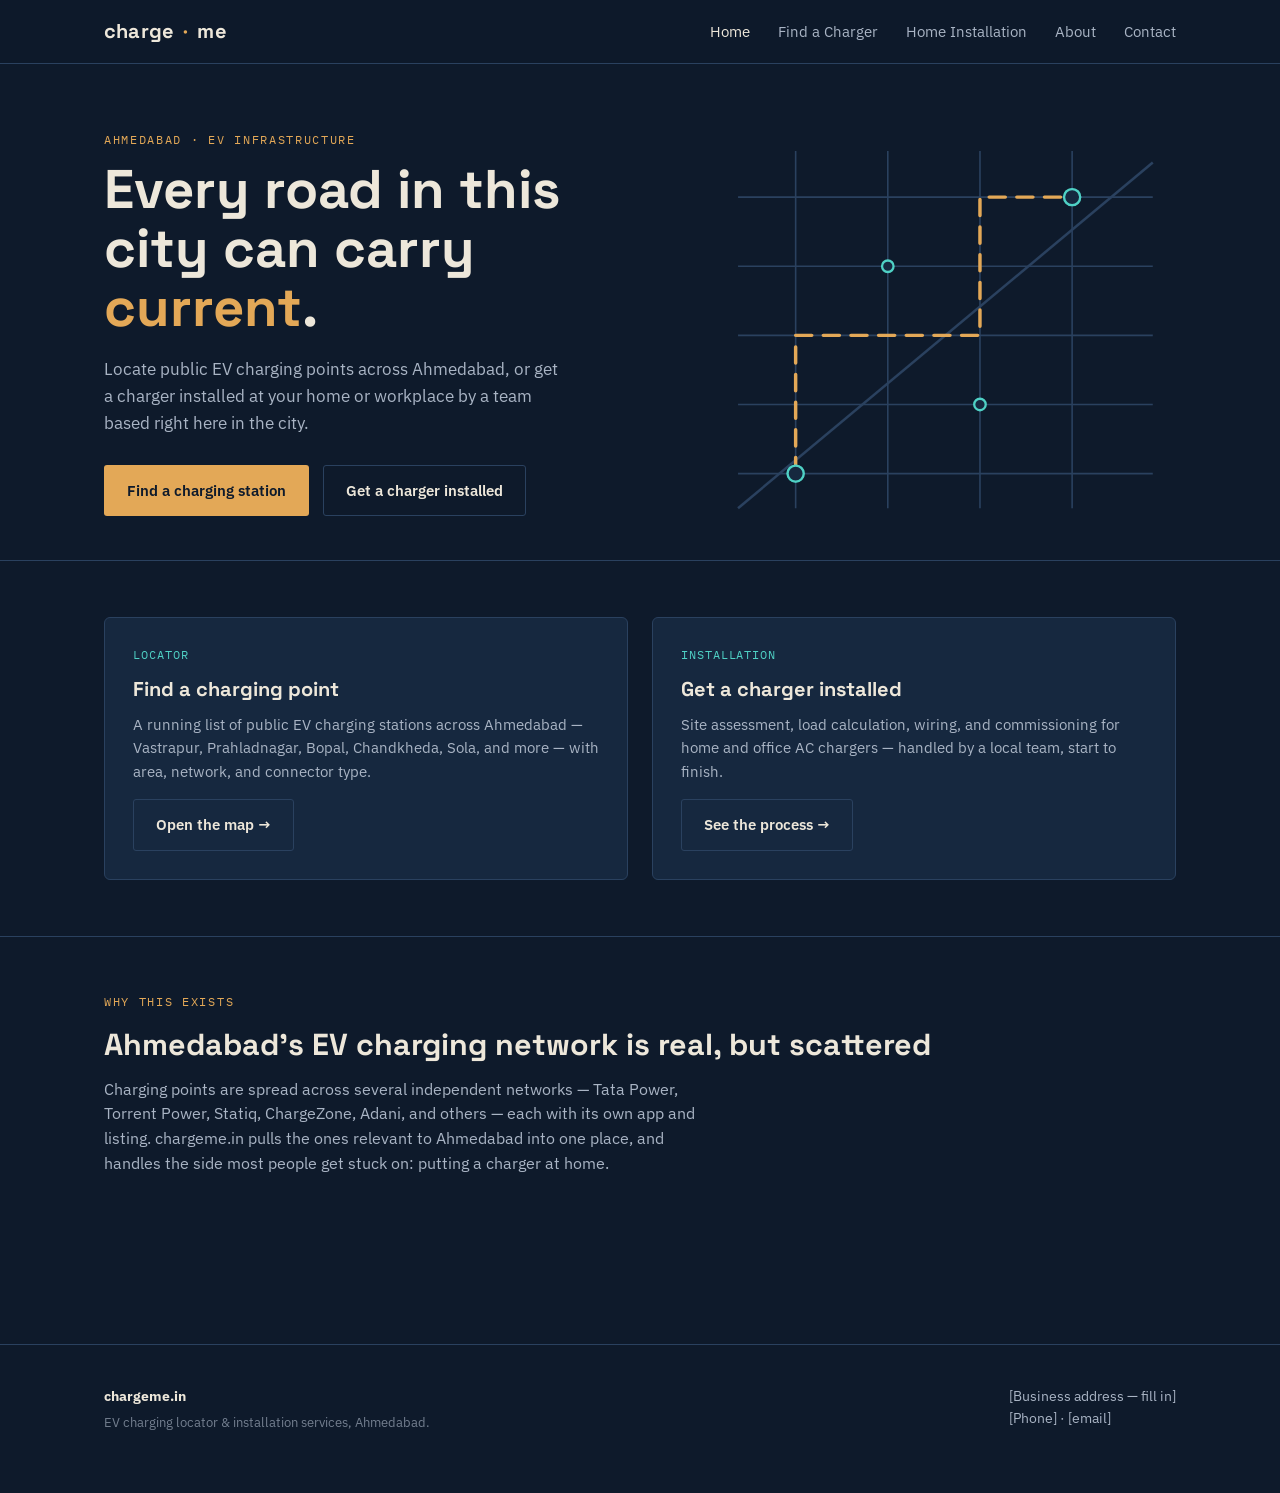
<file: index.html>
<!DOCTYPE html>
<html lang="en">
<head>
<meta charset="UTF-8">
<meta name="viewport" content="width=device-width, initial-scale=1.0">
<title>chargeme.in — EV Charging & Home Installation, Ahmedabad</title>
<meta name="description" content="Find EV charging stations across Ahmedabad and get a home or office EV charger installed by a local team.">
<link rel="preconnect" href="https://fonts.googleapis.com">
<link href="https://fonts.googleapis.com/css2?family=Space+Grotesk:wght@500;700&family=IBM+Plex+Sans:wght@400;500;600&family=IBM+Plex+Mono:wght@400;500&display=swap" rel="stylesheet">
<link rel="stylesheet" href="css/style.css">
</head>
<body>

<header class="site">
  <nav class="nav">
    <a href="index.html" class="logo">charge<span class="dot">&bull;</span>me</a>
    <div class="navlinks">
      <a href="index.html" class="active">Home</a>
      <a href="locator.html">Find a Charger</a>
      <a href="installation.html">Home Installation</a>
      <a href="about.html">About</a>
      <a href="contact.html">Contact</a>
    </div>
    <button class="nav-toggle" aria-label="Toggle menu" aria-expanded="false">☰</button>
  </nav>
</header>

<section class="hero">
  <div class="wrap hero-grid">
    <div>
      <div class="eyebrow">Ahmedabad · EV Infrastructure</div>
      <h1>Every road in this city can carry <span class="cur">current</span>.</h1>
      <p class="lead">Locate public EV charging points across Ahmedabad, or get a charger installed at your home or workplace by a team based right here in the city.</p>
      <div class="cta-row">
        <a href="locator.html" class="btn btn-primary">Find a charging station</a>
        <a href="installation.html" class="btn btn-ghost">Get a charger installed</a>
      </div>
    </div>
    <div>
      <svg viewBox="0 0 400 340" xmlns="http://www.w3.org/2000/svg" role="img" aria-label="Animated map of Ahmedabad's road grid carrying an electric current from a vehicle to a charging point">
        <defs>
          <style>
            .grid-line{ stroke:#2A415F; stroke-width:1.4; }
            .artery{ stroke:#2A415F; stroke-width:2.2; }
            .current-path{
              stroke:#E3A857; stroke-width:3; fill:none;
              stroke-dasharray:14 10; stroke-linecap:round;
              animation:flow 2.4s linear infinite;
            }
            .node{ fill:#16283F; stroke:#4FD1C5; stroke-width:2; }
            .node-pulse{ fill:#4FD1C5; opacity:0.55; animation:pulse 2.2s ease-out infinite; transform-origin:center; }
            @keyframes flow{ to{ stroke-dashoffset:-48; } }
            @keyframes pulse{ 0%{ transform:scale(0.6); opacity:0.6;} 100%{ transform:scale(2.4); opacity:0;} }
          </style>
        </defs>

        <!-- grid -->
        <g>
          <line class="grid-line" x1="20" y1="60" x2="380" y2="60"/>
          <line class="grid-line" x1="20" y1="120" x2="380" y2="120"/>
          <line class="grid-line" x1="20" y1="180" x2="380" y2="180"/>
          <line class="grid-line" x1="20" y1="240" x2="380" y2="240"/>
          <line class="grid-line" x1="20" y1="300" x2="380" y2="300"/>
          <line class="grid-line" x1="70" y1="20" x2="70" y2="330"/>
          <line class="grid-line" x1="150" y1="20" x2="150" y2="330"/>
          <line class="grid-line" x1="230" y1="20" x2="230" y2="330"/>
          <line class="grid-line" x1="310" y1="20" x2="310" y2="330"/>
        </g>
        <!-- diagonal artery, like SG Highway -->
        <line class="artery" x1="20" y1="330" x2="380" y2="30"/>

        <!-- current flowing from EV node to charger node -->
        <path class="current-path" d="M70,300 L70,180 L230,180 L230,60 L310,60"/>

        <!-- EV node -->
        <circle class="node-pulse" cx="70" cy="300" r="8"/>
        <circle class="node" cx="70" cy="300" r="7"/>
        <!-- charger node -->
        <circle class="node-pulse" cx="310" cy="60" r="8"/>
        <circle class="node" cx="310" cy="60" r="7"/>
        <!-- other stations, static -->
        <circle class="node" cx="230" cy="240" r="5"/>
        <circle class="node" cx="150" cy="120" r="5"/>
      </svg>
    </div>
  </div>
</section>

<section>
  <div class="wrap grid-2">
    <div class="card">
      <div class="tag">Locator</div>
      <h3>Find a charging point</h3>
      <p>A running list of public EV charging stations across Ahmedabad — Vastrapur, Prahladnagar, Bopal, Chandkheda, Sola, and more — with area, network, and connector type.</p>
      <a href="locator.html" class="btn btn-ghost">Open the map →</a>
    </div>
    <div class="card">
      <div class="tag">Installation</div>
      <h3>Get a charger installed</h3>
      <p>Site assessment, load calculation, wiring, and commissioning for home and office AC chargers — handled by a local team, start to finish.</p>
      <a href="installation.html" class="btn btn-ghost">See the process →</a>
    </div>
  </div>
</section>

<section>
  <div class="wrap">
    <div class="eyebrow">Why this exists</div>
    <h2 class="section-title">Ahmedabad's EV charging network is real, but scattered</h2>
    <p class="section-sub">Charging points are spread across several independent networks — Tata Power, Torrent Power, Statiq, ChargeZone, Adani, and others — each with its own app and listing. chargeme.in pulls the ones relevant to Ahmedabad into one place, and handles the side most people get stuck on: putting a charger at home.</p>
  </div>
</section>

<footer class="site">
  <div class="wrap">
    <div>
      <strong>chargeme.in</strong>
      <div class="fine">EV charging locator &amp; installation services, Ahmedabad.</div>
    </div>
    <div>
      <div>[Business address — fill in]</div>
      <div>[Phone] · [email]</div>
    </div>
  </div>
</footer>

<script src="js/main.js"></script>
</body>
</html>
</file>
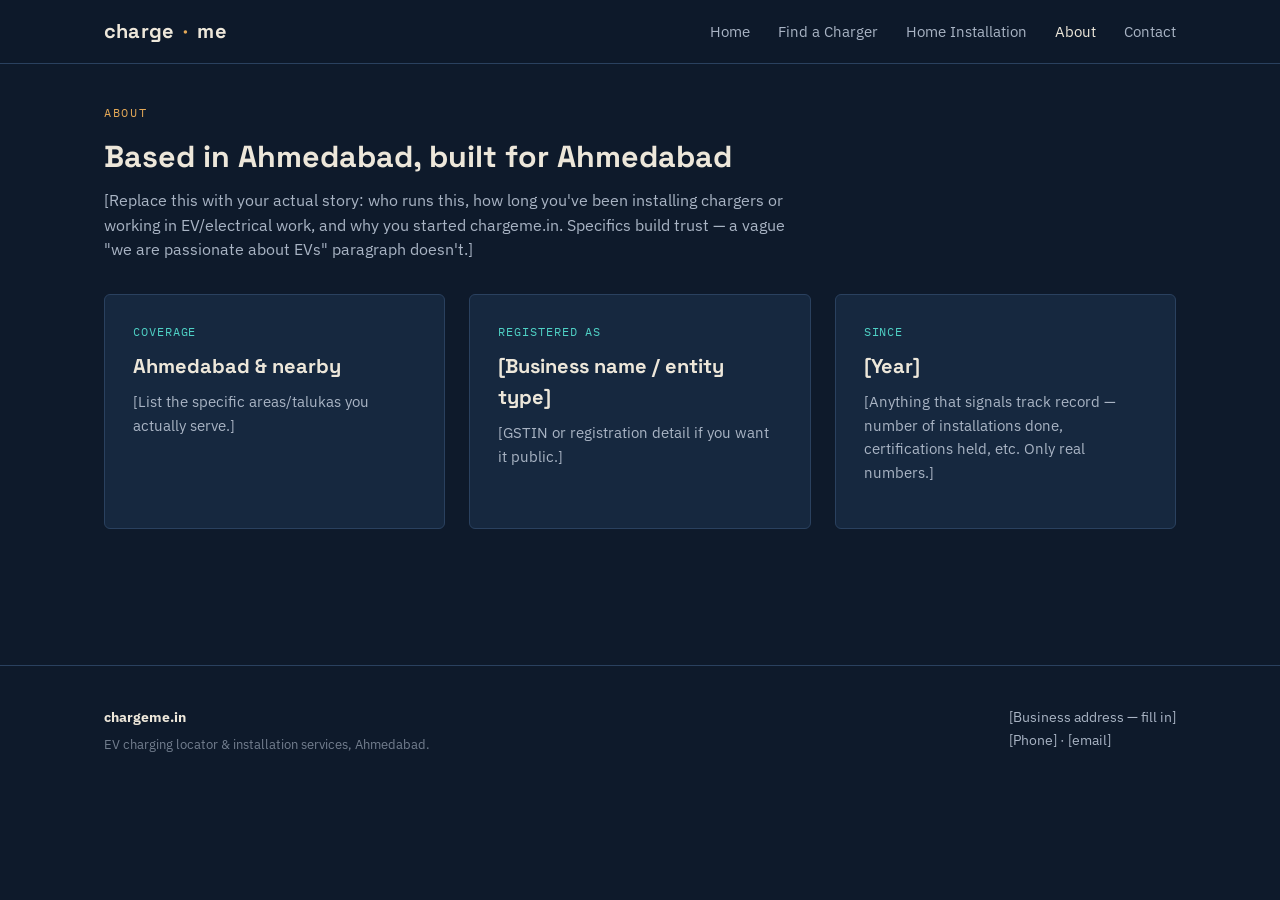
<file: about.html>
<!DOCTYPE html>
<html lang="en">
<head>
<meta charset="UTF-8">
<meta name="viewport" content="width=device-width, initial-scale=1.0">
<title>About — chargeme.in</title>
<link href="https://fonts.googleapis.com/css2?family=Space+Grotesk:wght@500;700&family=IBM+Plex+Sans:wght@400;500;600&family=IBM+Plex+Mono:wght@400;500&display=swap" rel="stylesheet">
<link rel="stylesheet" href="css/style.css">
</head>
<body>

<header class="site">
  <nav class="nav">
    <a href="index.html" class="logo">charge<span class="dot">&bull;</span>me</a>
    <div class="navlinks">
      <a href="index.html">Home</a>
      <a href="locator.html">Find a Charger</a>
      <a href="installation.html">Home Installation</a>
      <a href="about.html" class="active">About</a>
      <a href="contact.html">Contact</a>
    </div>
    <button class="nav-toggle" aria-label="Toggle menu" aria-expanded="false">☰</button>
  </nav>
</header>

<section style="padding-top:40px;">
  <div class="wrap">
    <div class="eyebrow">About</div>
    <h2 class="section-title">Based in Ahmedabad, built for Ahmedabad</h2>
    <p class="section-sub" style="max-width:70ch;">
      [Replace this with your actual story: who runs this, how long you've been installing chargers or working in EV/electrical
      work, and why you started chargeme.in. Specifics build trust — a vague "we are passionate about EVs" paragraph doesn't.]
    </p>
    <div class="grid-3" style="margin-top:32px;">
      <div class="card"><div class="tag">Coverage</div><h3>Ahmedabad &amp; nearby</h3><p>[List the specific areas/talukas you actually serve.]</p></div>
      <div class="card"><div class="tag">Registered as</div><h3>[Business name / entity type]</h3><p>[GSTIN or registration detail if you want it public.]</p></div>
      <div class="card"><div class="tag">Since</div><h3>[Year]</h3><p>[Anything that signals track record — number of installations done, certifications held, etc. Only real numbers.]</p></div>
    </div>
  </div>
</section>

<footer class="site">
  <div class="wrap">
    <div>
      <strong>chargeme.in</strong>
      <div class="fine">EV charging locator &amp; installation services, Ahmedabad.</div>
    </div>
    <div>
      <div>[Business address — fill in]</div>
      <div>[Phone] · [email]</div>
    </div>
  </div>
</footer>

<script src="js/main.js"></script>
</body>
</html>
</file>
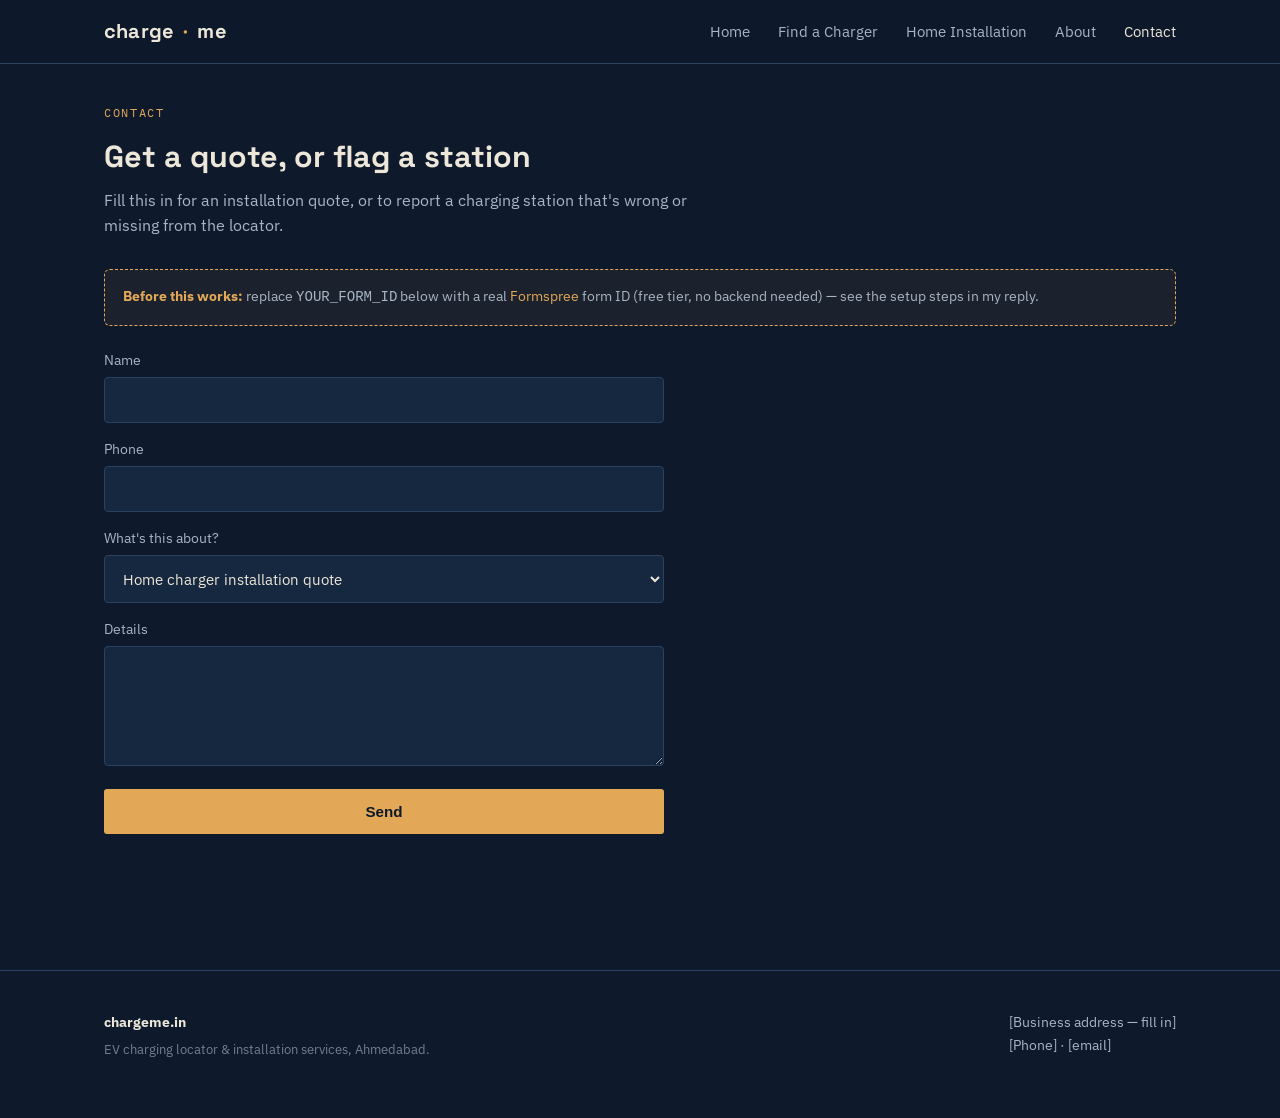
<file: contact.html>
<!DOCTYPE html>
<html lang="en">
<head>
<meta charset="UTF-8">
<meta name="viewport" content="width=device-width, initial-scale=1.0">
<title>Contact — chargeme.in</title>
<link href="https://fonts.googleapis.com/css2?family=Space+Grotesk:wght@500;700&family=IBM+Plex+Sans:wght@400;500;600&family=IBM+Plex+Mono:wght@400;500&display=swap" rel="stylesheet">
<link rel="stylesheet" href="css/style.css">
</head>
<body>

<header class="site">
  <nav class="nav">
    <a href="index.html" class="logo">charge<span class="dot">&bull;</span>me</a>
    <div class="navlinks">
      <a href="index.html">Home</a>
      <a href="locator.html">Find a Charger</a>
      <a href="installation.html">Home Installation</a>
      <a href="about.html">About</a>
      <a href="contact.html" class="active">Contact</a>
    </div>
    <button class="nav-toggle" aria-label="Toggle menu" aria-expanded="false">☰</button>
  </nav>
</header>

<section style="padding-top:40px;">
  <div class="wrap">
    <div class="eyebrow">Contact</div>
    <h2 class="section-title">Get a quote, or flag a station</h2>
    <p class="section-sub">Fill this in for an installation quote, or to report a charging station that's wrong or missing from the locator.</p>

    <div class="callout" style="margin-bottom:24px;">
      <strong>Before this works:</strong> replace <code>YOUR_FORM_ID</code> below with a real
      <a href="https://formspree.io" style="color:var(--current);">Formspree</a> form ID (free tier, no backend needed) —
      see the setup steps in my reply.
    </div>

    <form class="contact" action="https://formspree.io/f/YOUR_FORM_ID" method="POST">
      <div>
        <label for="name">Name</label>
        <input id="name" name="name" type="text" required>
      </div>
      <div>
        <label for="phone">Phone</label>
        <input id="phone" name="phone" type="tel" required>
      </div>
      <div>
        <label for="reason">What's this about?</label>
        <select id="reason" name="reason">
          <option>Home charger installation quote</option>
          <option>Office / society installation</option>
          <option>Report a wrong/missing station</option>
          <option>Something else</option>
        </select>
      </div>
      <div>
        <label for="message">Details</label>
        <textarea id="message" name="message" required></textarea>
      </div>
      <button type="submit" class="btn btn-primary">Send</button>
    </form>
  </div>
</section>

<footer class="site">
  <div class="wrap">
    <div>
      <strong>chargeme.in</strong>
      <div class="fine">EV charging locator &amp; installation services, Ahmedabad.</div>
    </div>
    <div>
      <div>[Business address — fill in]</div>
      <div>[Phone] · [email]</div>
    </div>
  </div>
</footer>

<script src="js/main.js"></script>
</body>
</html>
</file>
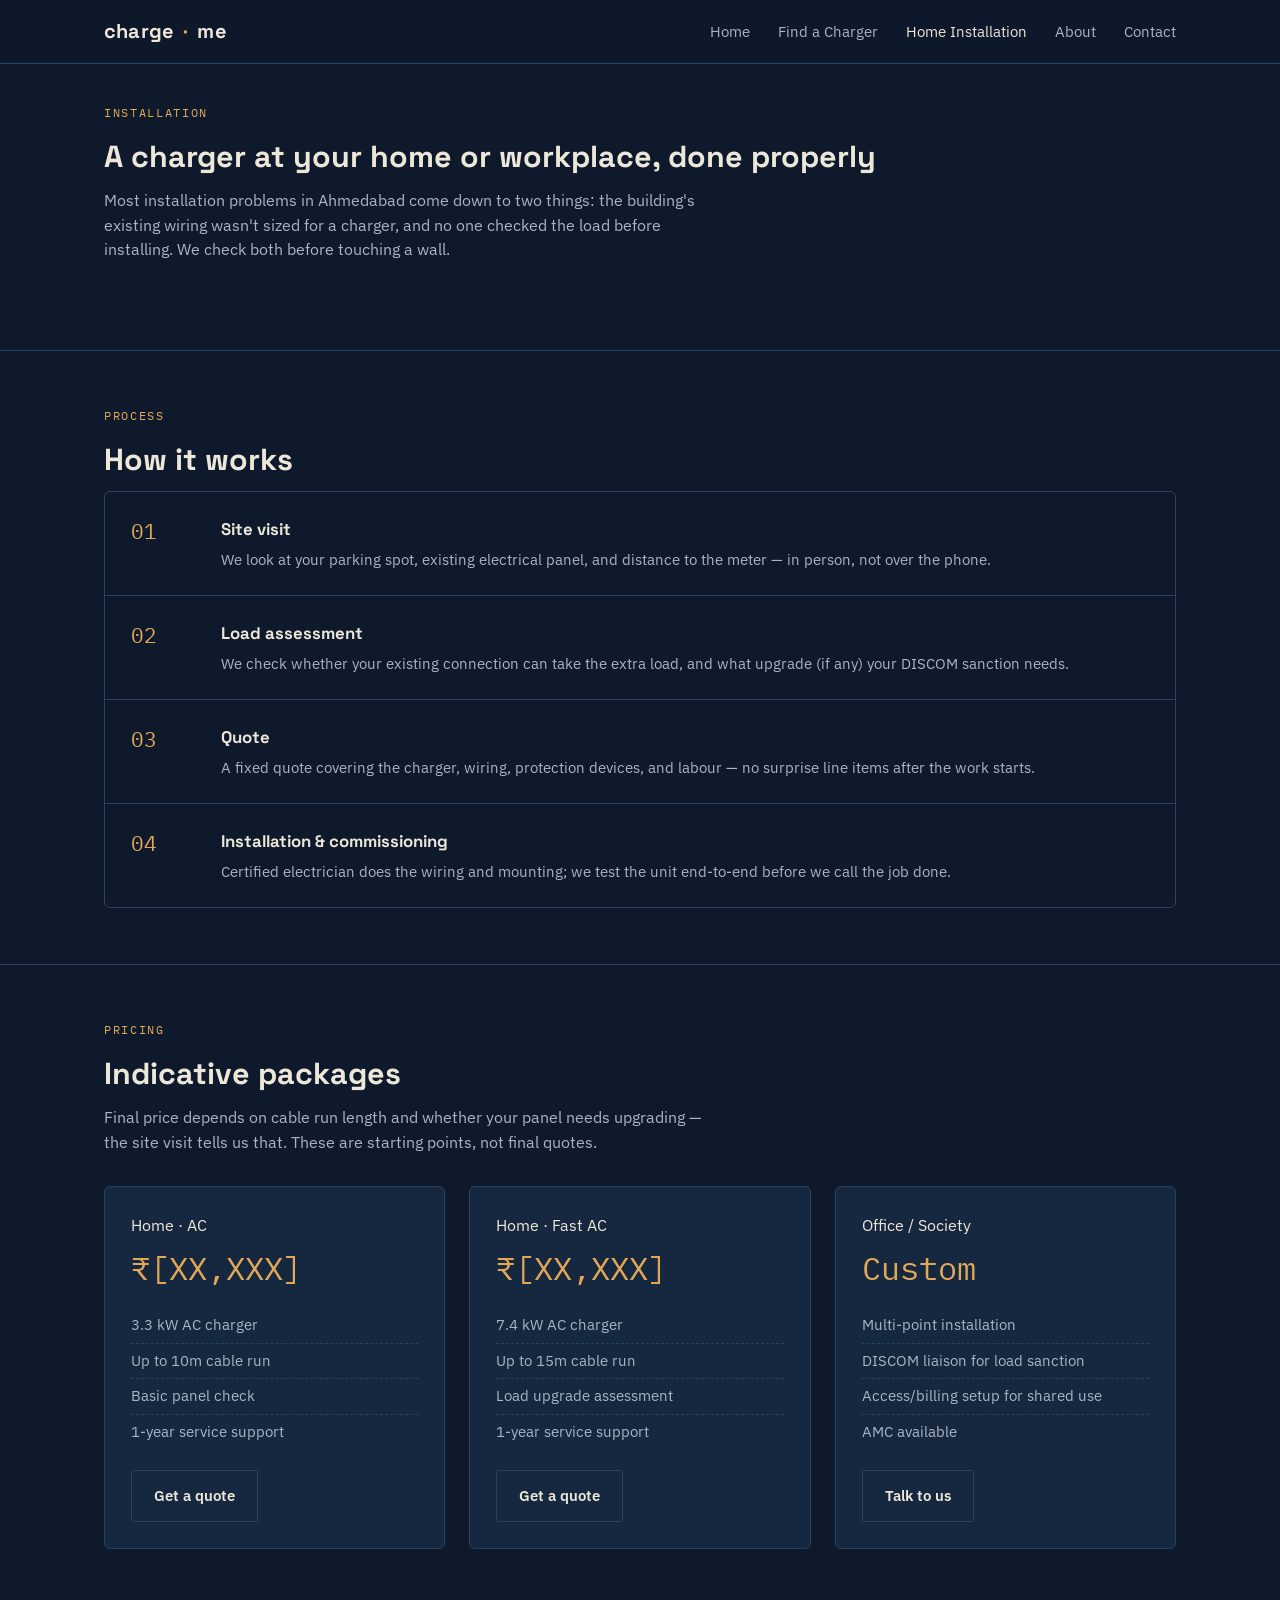
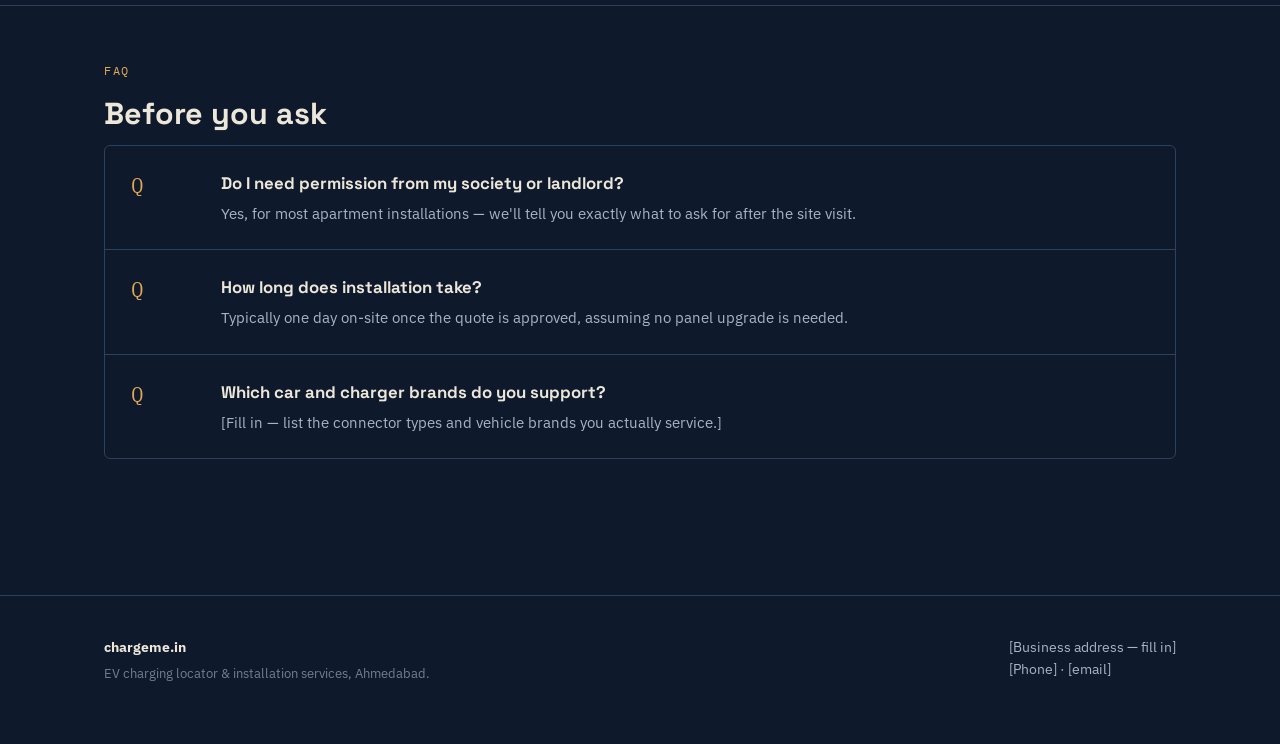
<file: installation.html>
<!DOCTYPE html>
<html lang="en">
<head>
<meta charset="UTF-8">
<meta name="viewport" content="width=device-width, initial-scale=1.0">
<title>Home & Office EV Charger Installation — chargeme.in</title>
<meta name="description" content="EV charger installation for homes and offices in Ahmedabad — site visit, load assessment, wiring, commissioning.">
<link href="https://fonts.googleapis.com/css2?family=Space+Grotesk:wght@500;700&family=IBM+Plex+Sans:wght@400;500;600&family=IBM+Plex+Mono:wght@400;500&display=swap" rel="stylesheet">
<link rel="stylesheet" href="css/style.css">
</head>
<body>

<header class="site">
  <nav class="nav">
    <a href="index.html" class="logo">charge<span class="dot">&bull;</span>me</a>
    <div class="navlinks">
      <a href="index.html">Home</a>
      <a href="locator.html">Find a Charger</a>
      <a href="installation.html" class="active">Home Installation</a>
      <a href="about.html">About</a>
      <a href="contact.html">Contact</a>
    </div>
    <button class="nav-toggle" aria-label="Toggle menu" aria-expanded="false">☰</button>
  </nav>
</header>

<section style="padding-top:40px;">
  <div class="wrap">
    <div class="eyebrow">Installation</div>
    <h2 class="section-title">A charger at your home or workplace, done properly</h2>
    <p class="section-sub">Most installation problems in Ahmedabad come down to two things: the building's existing wiring wasn't sized for a charger, and no one checked the load before installing. We check both before touching a wall.</p>
  </div>
</section>

<section>
  <div class="wrap">
    <div class="eyebrow">Process</div>
    <h2 class="section-title">How it works</h2>
    <div class="steps">
      <div class="step">
        <div class="num">01</div>
        <div><h4>Site visit</h4><p>We look at your parking spot, existing electrical panel, and distance to the meter — in person, not over the phone.</p></div>
      </div>
      <div class="step">
        <div class="num">02</div>
        <div><h4>Load assessment</h4><p>We check whether your existing connection can take the extra load, and what upgrade (if any) your DISCOM sanction needs.</p></div>
      </div>
      <div class="step">
        <div class="num">03</div>
        <div><h4>Quote</h4><p>A fixed quote covering the charger, wiring, protection devices, and labour — no surprise line items after the work starts.</p></div>
      </div>
      <div class="step">
        <div class="num">04</div>
        <div><h4>Installation & commissioning</h4><p>Certified electrician does the wiring and mounting; we test the unit end-to-end before we call the job done.</p></div>
      </div>
    </div>
  </div>
</section>

<section>
  <div class="wrap">
    <div class="eyebrow">Pricing</div>
    <h2 class="section-title">Indicative packages</h2>
    <p class="section-sub">Final price depends on cable run length and whether your panel needs upgrading — the site visit tells us that. These are starting points, not final quotes.</p>
    <div class="grid-3">
      <div class="price-card">
        <div class="tag">Home · AC</div>
        <div class="amount">₹[XX,XXX]</div>
        <ul>
          <li>3.3 kW AC charger</li>
          <li>Up to 10m cable run</li>
          <li>Basic panel check</li>
          <li>1-year service support</li>
        </ul>
        <a href="contact.html" class="btn btn-ghost">Get a quote</a>
      </div>
      <div class="price-card">
        <div class="tag">Home · Fast AC</div>
        <div class="amount">₹[XX,XXX]</div>
        <ul>
          <li>7.4 kW AC charger</li>
          <li>Up to 15m cable run</li>
          <li>Load upgrade assessment</li>
          <li>1-year service support</li>
        </ul>
        <a href="contact.html" class="btn btn-ghost">Get a quote</a>
      </div>
      <div class="price-card">
        <div class="tag">Office / Society</div>
        <div class="amount">Custom</div>
        <ul>
          <li>Multi-point installation</li>
          <li>DISCOM liaison for load sanction</li>
          <li>Access/billing setup for shared use</li>
          <li>AMC available</li>
        </ul>
        <a href="contact.html" class="btn btn-ghost">Talk to us</a>
      </div>
    </div>
  </div>
</section>

<section>
  <div class="wrap">
    <div class="eyebrow">FAQ</div>
    <h2 class="section-title">Before you ask</h2>
    <div class="steps">
      <div class="step">
        <div class="num">Q</div>
        <div><h4>Do I need permission from my society or landlord?</h4><p>Yes, for most apartment installations — we'll tell you exactly what to ask for after the site visit.</p></div>
      </div>
      <div class="step">
        <div class="num">Q</div>
        <div><h4>How long does installation take?</h4><p>Typically one day on-site once the quote is approved, assuming no panel upgrade is needed.</p></div>
      </div>
      <div class="step">
        <div class="num">Q</div>
        <div><h4>Which car and charger brands do you support?</h4><p>[Fill in — list the connector types and vehicle brands you actually service.]</p></div>
      </div>
    </div>
  </div>
</section>

<footer class="site">
  <div class="wrap">
    <div>
      <strong>chargeme.in</strong>
      <div class="fine">EV charging locator &amp; installation services, Ahmedabad.</div>
    </div>
    <div>
      <div>[Business address — fill in]</div>
      <div>[Phone] · [email]</div>
    </div>
  </div>
</footer>

<script src="js/main.js"></script>
</body>
</html>
</file>
<file: css/style.css>
/* ============================================================
   chargeme.in — design tokens
   Concept: Ahmedabad's grid-planned road network read as a
   circuit board. Current flows through the city the way it
   flows through a charger. Hairline grid, copper current
   accent, teal for "live/available" status.
   ============================================================ */
:root{
  --ink:        #0E1A2B;   /* background */
  --panel:      #16283F;   /* raised surface */
  --panel-2:    #1E3350;   /* hover/raised further */
  --line:       #2A415F;   /* hairline grid rule */
  --paper:      #EDE7DA;   /* warm off-white text */
  --paper-dim:  #A9B4C4;   /* secondary text */
  --current:    #E3A857;   /* copper/current accent */
  --live:       #4FD1C5;   /* teal — available/live status */
  --offline:    #E2574C;   /* red — offline/alert */

  --display: 'Space Grotesk', 'IBM Plex Sans', sans-serif;
  --body:    'IBM Plex Sans', sans-serif;
  --mono:    'IBM Plex Mono', monospace;
}

*{ box-sizing: border-box; }
html{ scroll-behavior: smooth; }
body{
  margin:0;
  background:var(--ink);
  color:var(--paper);
  font-family:var(--body);
  line-height:1.55;
  -webkit-font-smoothing:antialiased;
}
a{ color:inherit; text-decoration:none; }
img,svg{ max-width:100%; display:block; }
.wrap{ max-width:1120px; margin:0 auto; padding:0 24px; }

/* focus visibility — accessibility floor */
a:focus-visible, button:focus-visible, input:focus-visible, textarea:focus-visible{
  outline:2px solid var(--current);
  outline-offset:3px;
}

@media (prefers-reduced-motion: reduce){
  *{ animation-duration:0.001ms !important; animation-iteration-count:1 !important; transition-duration:0.001ms !important; }
}

/* ---------- header ---------- */
header.site{
  position:sticky; top:0; z-index:40;
  background:rgba(14,26,43,0.92);
  backdrop-filter:blur(6px);
  border-bottom:1px solid var(--line);
}
.nav{
  display:flex; align-items:center; justify-content:space-between;
  padding:16px 24px; max-width:1120px; margin:0 auto;
}
.logo{
  font-family:var(--display); font-weight:700; font-size:1.25rem;
  letter-spacing:0.01em; color:var(--paper);
  display:flex; align-items:center; gap:8px;
}
.logo .dot{ color:var(--current); font-size:0.6em; padding:0 1px; vertical-align:middle; }
.navlinks{ display:flex; gap:28px; font-size:0.95rem; color:var(--paper-dim); }
.navlinks a:hover{ color:var(--current); }
.navlinks a.active{ color:var(--paper); }
.nav-toggle{ display:none; background:none; border:1px solid var(--line); color:var(--paper); padding:8px 10px; border-radius:4px; }

@media (max-width:720px){
  .navlinks{
    position:fixed; inset:64px 0 auto 0; background:var(--panel);
    flex-direction:column; padding:20px 24px; gap:16px;
    border-bottom:1px solid var(--line);
    transform:translateY(-140%); transition:transform .25s ease;
  }
  .navlinks.open{ transform:translateY(0); }
  .nav-toggle{ display:block; }
}

/* ---------- footer ---------- */
footer.site{
  border-top:1px solid var(--line); margin-top:80px;
  padding:40px 24px 60px; color:var(--paper-dim); font-size:0.9rem;
}
footer.site .wrap{ display:flex; flex-wrap:wrap; gap:24px; justify-content:space-between; }
footer.site strong{ color:var(--paper); }
.fine{ opacity:0.65; font-size:0.8rem; margin-top:6px; }

/* ---------- eyebrow / labels ---------- */
.eyebrow{
  font-family:var(--mono); text-transform:uppercase; letter-spacing:0.14em;
  font-size:0.75rem; color:var(--current); margin-bottom:10px;
}

/* ---------- hero ---------- */
.hero{ padding:64px 0 40px; }
.hero-grid{ display:grid; grid-template-columns:1.1fr 0.9fr; gap:48px; align-items:center; }
@media (max-width:880px){ .hero-grid{ grid-template-columns:1fr; } }
.hero h1{
  font-family:var(--display); font-weight:700;
  font-size:clamp(2.1rem, 5vw, 3.4rem); line-height:1.08; margin:0 0 20px;
}
.hero h1 .cur{ color:var(--current); }
.hero p.lead{ color:var(--paper-dim); font-size:1.08rem; max-width:46ch; }
.cta-row{ display:flex; gap:14px; flex-wrap:wrap; margin-top:28px; }

.btn{
  display:inline-block; padding:13px 22px; border-radius:3px;
  font-weight:600; font-size:0.95rem; border:1px solid transparent;
  transition:transform .15s ease, background .15s ease;
}
.btn:hover{ transform:translateY(-1px); }
.btn-primary{ background:var(--current); color:var(--ink); }
.btn-primary:hover{ background:#f0b968; }
.btn-ghost{ border-color:var(--line); color:var(--paper); }
.btn-ghost:hover{ border-color:var(--current); color:var(--current); }

/* ---------- feature cards ---------- */
.grid-2{ display:grid; grid-template-columns:1fr 1fr; gap:24px; }
.grid-3{ display:grid; grid-template-columns:repeat(3,1fr); gap:24px; }
@media (max-width:820px){ .grid-2, .grid-3{ grid-template-columns:1fr; } }

.card{
  background:var(--panel); border:1px solid var(--line); border-radius:6px;
  padding:28px; position:relative; overflow:hidden;
}
.card h3{ font-family:var(--display); margin:10px 0 8px; font-size:1.25rem; }
.card p{ color:var(--paper-dim); font-size:0.95rem; margin:0 0 16px; }
.card .tag{ font-family:var(--mono); font-size:0.72rem; color:var(--live); letter-spacing:0.08em; text-transform:uppercase; }

section{ padding:56px 0; border-top:1px solid var(--line); }
section:first-of-type{ border-top:none; }
h2.section-title{ font-family:var(--display); font-size:1.9rem; margin:0 0 8px; }
p.section-sub{ color:var(--paper-dim); max-width:60ch; margin:0 0 32px; }

/* ---------- steps ---------- */
.steps{ display:grid; gap:0; border:1px solid var(--line); border-radius:6px; overflow:hidden; }
.step{ display:grid; grid-template-columns:70px 1fr; gap:20px; padding:24px 26px; border-top:1px solid var(--line); }
.step:first-child{ border-top:none; }
.step .num{ font-family:var(--mono); color:var(--current); font-size:1.3rem; }
.step h4{ margin:0 0 6px; font-family:var(--display); font-size:1.05rem; }
.step p{ margin:0; color:var(--paper-dim); font-size:0.93rem; }

/* ---------- pricing ---------- */
.price-card{ background:var(--panel); border:1px solid var(--line); border-radius:6px; padding:26px; }
.price-card .amount{ font-family:var(--mono); font-size:2rem; color:var(--current); margin:6px 0 14px; }
.price-card ul{ list-style:none; padding:0; margin:0 0 20px; color:var(--paper-dim); font-size:0.92rem; }
.price-card li{ padding:6px 0; border-top:1px dashed var(--line); }
.price-card li:first-child{ border-top:none; }

/* ---------- locator ---------- */
.locator-layout{ display:grid; grid-template-columns:340px 1fr; gap:20px; align-items:start; }
@media (max-width:880px){ .locator-layout{ grid-template-columns:1fr; } }
#map{ height:560px; border-radius:6px; border:1px solid var(--line); background:var(--panel); }
.station-list{ max-height:560px; overflow-y:auto; border:1px solid var(--line); border-radius:6px; background:var(--panel); }
.station-item{ padding:16px 18px; border-top:1px solid var(--line); cursor:pointer; }
.station-item:first-child{ border-top:none; }
.station-item:hover, .station-item.active{ background:var(--panel-2); }
.station-item h4{ margin:0 0 4px; font-size:0.98rem; font-family:var(--display); }
.station-item .meta{ font-family:var(--mono); font-size:0.75rem; color:var(--live); }
.station-item .addr{ font-size:0.85rem; color:var(--paper-dim); margin-top:4px; }
.filters{ display:flex; gap:8px; flex-wrap:wrap; margin-bottom:14px; }
.filters button{
  background:var(--panel); border:1px solid var(--line); color:var(--paper-dim);
  padding:7px 13px; border-radius:20px; font-size:0.82rem; cursor:pointer;
}
.filters button.active{ border-color:var(--current); color:var(--current); }
.leaflet-popup-content{ font-family:var(--body); font-size:0.88rem; }

/* ---------- form ---------- */
form.contact{ display:grid; gap:16px; max-width:560px; }
form.contact label{ font-size:0.85rem; color:var(--paper-dim); display:block; margin-bottom:6px; }
form.contact input, form.contact textarea, form.contact select{
  width:100%; background:var(--panel); border:1px solid var(--line); color:var(--paper);
  padding:12px 14px; border-radius:4px; font-family:var(--body); font-size:0.95rem;
}
form.contact textarea{ resize:vertical; min-height:120px; }

.callout{
  border:1px dashed var(--current); border-radius:6px; padding:16px 18px;
  font-size:0.88rem; color:var(--paper-dim); background:rgba(227,168,87,0.06);
}
.callout strong{ color:var(--current); }
</file>
